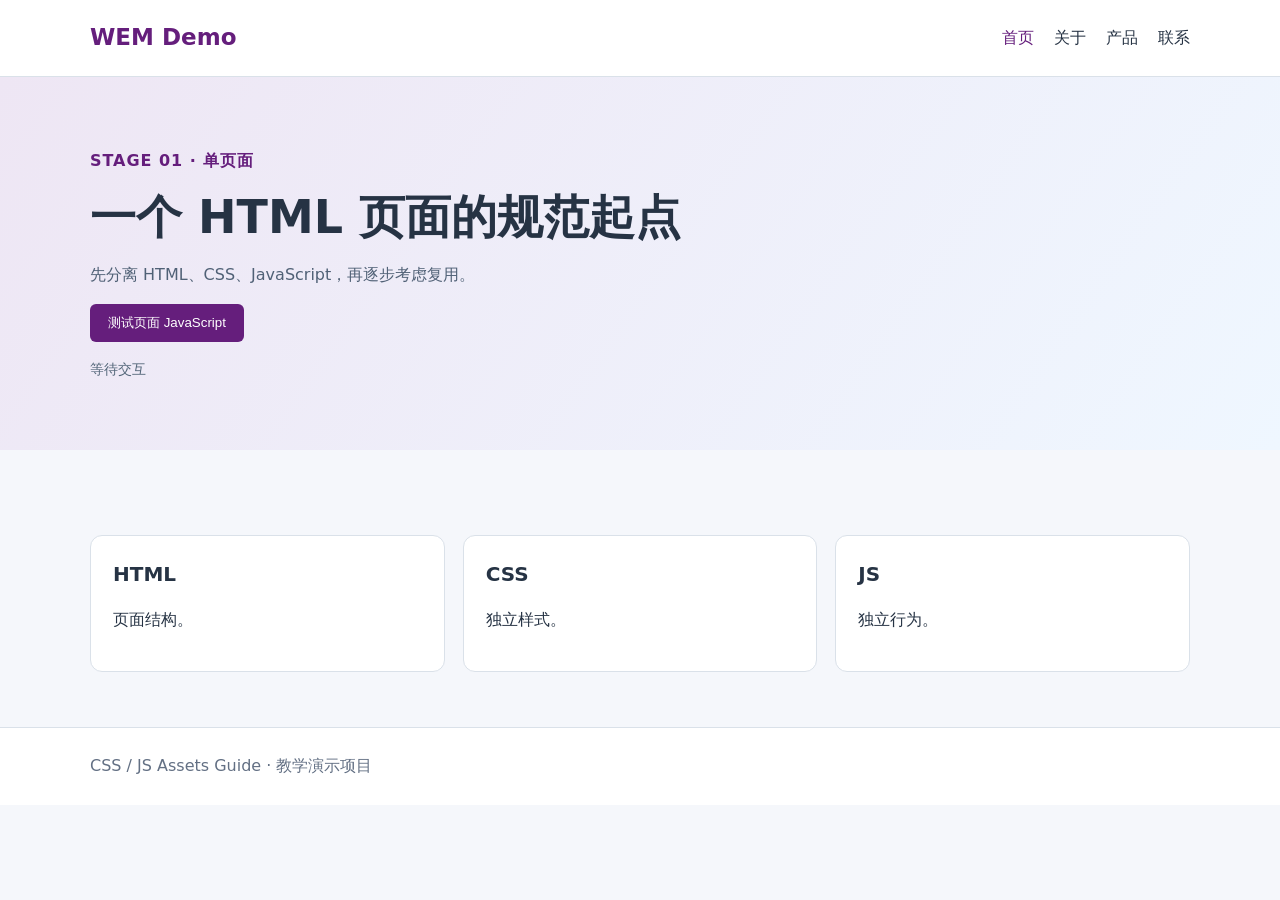
<file: examples/01-single-html/index.html>
<!doctype html>
<html lang="zh-CN">
  <head>
    <meta charset="utf-8"/>
    <meta content="width=device-width,initial-scale=1" name="viewport"/>
    <title>
      单页面 - CSS/JS 规范实验
    </title>
    <link href="./assets/css/style.css" rel="stylesheet"/>
    <script defer="" src="./assets/js/main.js">
    </script>
  </head>
  <body>
    <header class="site-header">
      <div class="container site-header__inner">
        <a class="site-logo" href="./index.html">
          WEM Demo
        </a>
        <button aria-controls="site-nav" aria-expanded="false" class="menu-toggle" type="button">
          菜单
        </button>
        <nav aria-label="主导航" class="site-nav" id="site-nav">
          <a aria-current="page" href="./index.html">
            首页
          </a>
          <a href="./about.html">
            关于
          </a>
          <a href="./products.html">
            产品
          </a>
          <a href="./contact.html">
            联系
          </a>
        </nav>
      </div>
    </header>
    <main class="site-main">
      <section class="section home-hero">
        <div class="container">
          <p class="home-hero__eyebrow">
            Stage 01 · 单页面
          </p>
          <h1 class="page-title">
            一个 HTML 页面的规范起点
          </h1>
          <p class="lead">
            先分离 HTML、CSS、JavaScript，再逐步考虑复用。
          </p>
          <button class="site-button" data-demo-action="" type="button">
            测试页面 JavaScript
          </button>
          <p aria-live="polite" class="home-status" data-demo-status="">
            等待交互
          </p>
        </div>
      </section>
      <section class="section">
        <div class="container">
          <div class="card-grid">
            <article class="card">
              <h2>
                HTML
              </h2>
              <p>
                页面结构。
              </p>
            </article>
            <article class="card">
              <h2>
                CSS
              </h2>
              <p>
                独立样式。
              </p>
            </article>
            <article class="card">
              <h2>
                JS
              </h2>
              <p>
                独立行为。
              </p>
            </article>
          </div>
        </div>
      </section>
    </main>
    <footer class="site-footer">
      <div class="container">
        CSS / JS Assets Guide · 教学演示项目
      </div>
    </footer>
  </body>
</html>
</file>
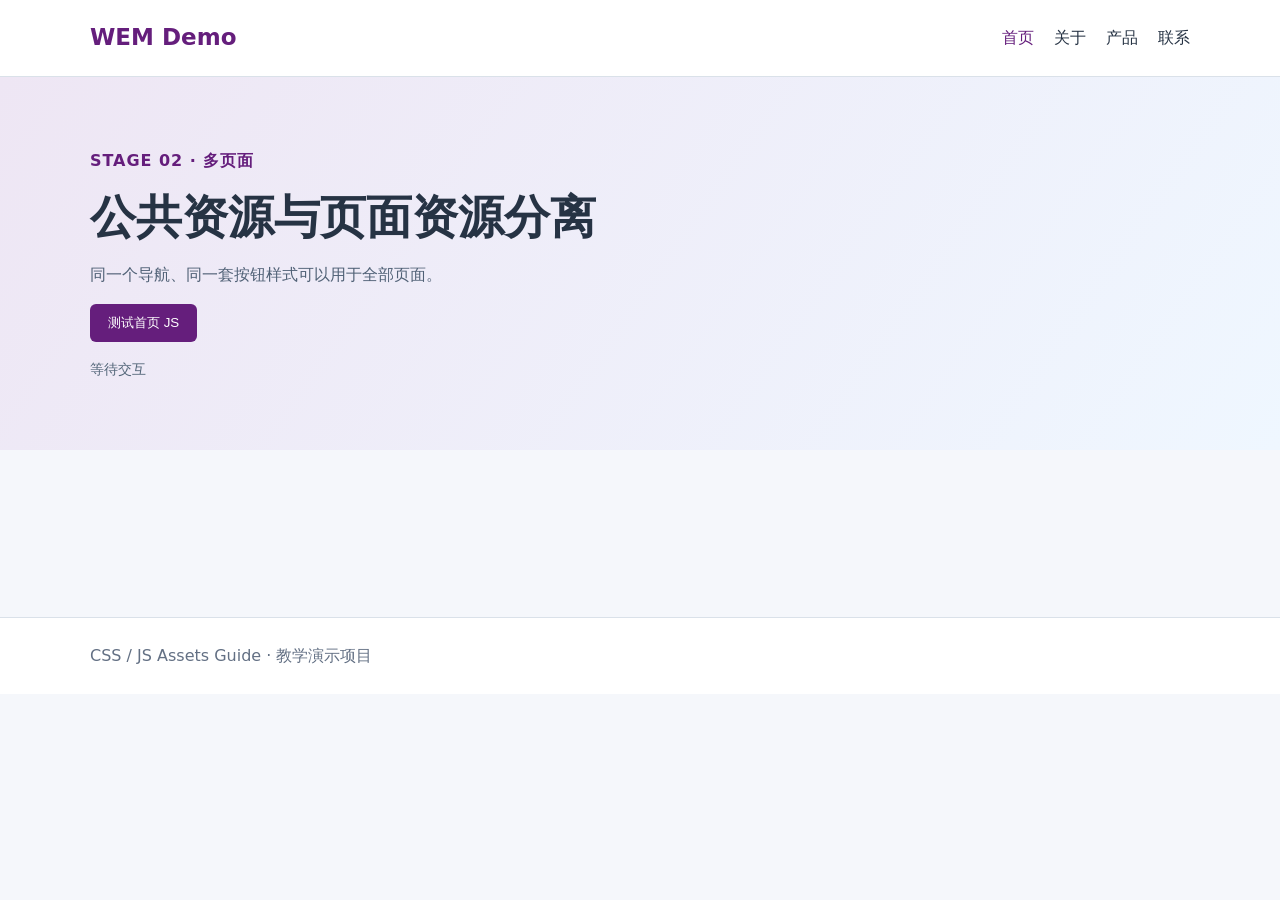
<file: examples/02-multiple-html/index.html>
<!doctype html>
<html lang="zh-CN">
  <head>
    <meta charset="utf-8"/>
    <meta content="width=device-width,initial-scale=1" name="viewport"/>
    <title>
      首页 - CSS/JS 规范实验
    </title>
    <link href="./assets/css/common.css" rel="stylesheet"/>
    <link href="./assets/css/pages/home.css" rel="stylesheet"/>
    <script defer="" src="./assets/js/common.js">
    </script>
    <script defer="" src="./assets/js/pages/home.js">
    </script>
  </head>
  <body>
    <header class="site-header">
      <div class="container site-header__inner">
        <a class="site-logo" href="./index.html">
          WEM Demo
        </a>
        <button aria-controls="site-nav" aria-expanded="false" class="menu-toggle" type="button">
          菜单
        </button>
        <nav aria-label="主导航" class="site-nav" id="site-nav">
          <a aria-current="page" href="./index.html">
            首页
          </a>
          <a href="./about.html">
            关于
          </a>
          <a href="./products.html">
            产品
          </a>
          <a href="./contact.html">
            联系
          </a>
        </nav>
      </div>
    </header>
    <main class="site-main">
      <section class="section home-hero">
        <div class="container">
          <p class="home-hero__eyebrow">
            Stage 02 · 多页面
          </p>
          <h1 class="page-title">
            公共资源与页面资源分离
          </h1>
          <p class="lead">
            同一个导航、同一套按钮样式可以用于全部页面。
          </p>
          <button class="site-button" data-demo-action="" type="button">
            测试首页 JS
          </button>
          <p aria-live="polite" class="home-status" data-demo-status="">
            等待交互
          </p>
        </div>
      </section>
    </main>
    <footer class="site-footer">
      <div class="container">
        CSS / JS Assets Guide · 教学演示项目
      </div>
    </footer>
  </body>
</html>
</file>
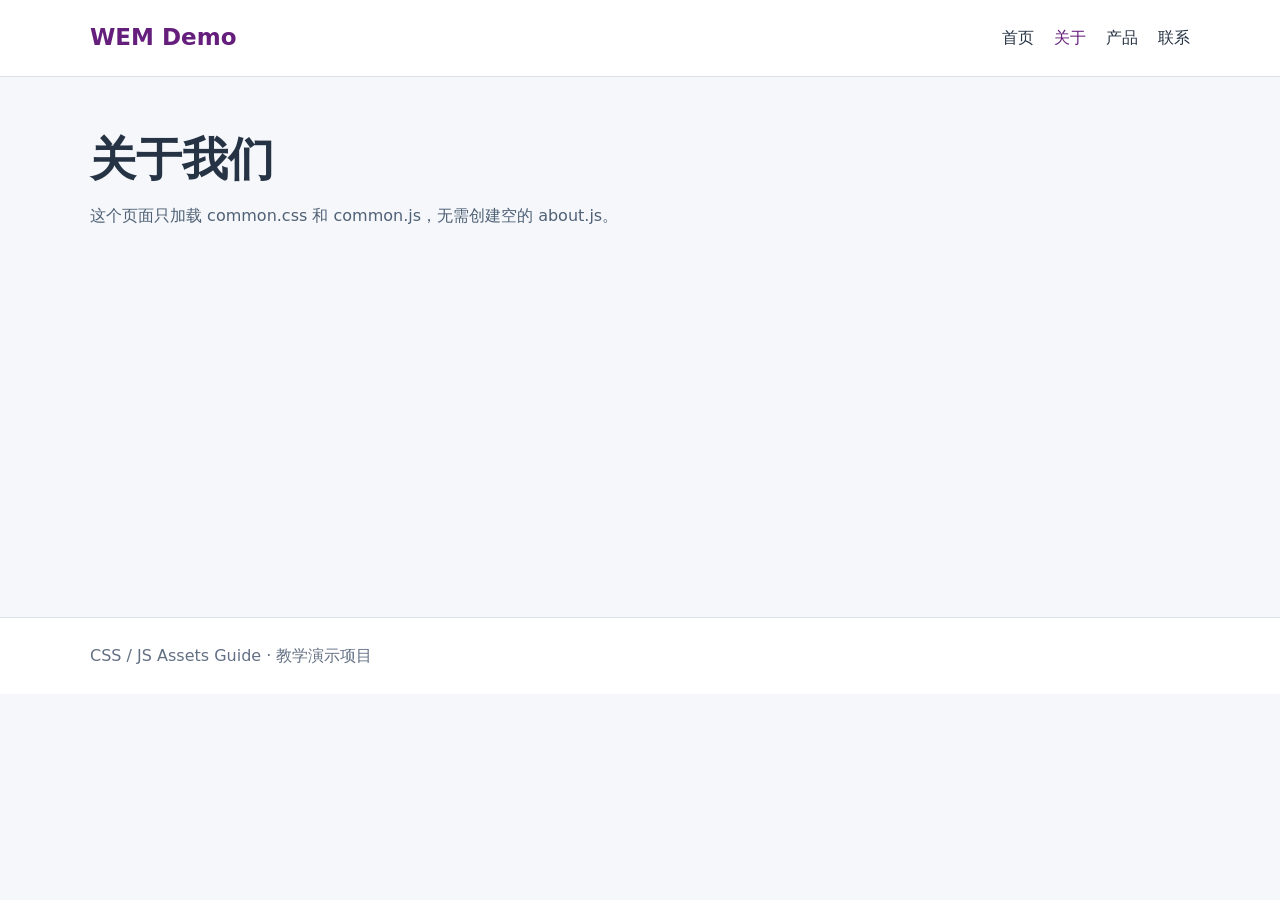
<file: examples/02-multiple-html/about.html>
<!doctype html>
<html lang="zh-CN">
  <head>
    <meta charset="utf-8"/>
    <meta content="width=device-width,initial-scale=1" name="viewport"/>
    <title>
      关于 - CSS/JS 规范实验
    </title>
    <link href="./assets/css/common.css" rel="stylesheet"/>
    <script defer="" src="./assets/js/common.js">
    </script>
  </head>
  <body>
    <header class="site-header">
      <div class="container site-header__inner">
        <a class="site-logo" href="./index.html">
          WEM Demo
        </a>
        <button aria-controls="site-nav" aria-expanded="false" class="menu-toggle" type="button">
          菜单
        </button>
        <nav aria-label="主导航" class="site-nav" id="site-nav">
          <a href="./index.html">
            首页
          </a>
          <a aria-current="page" href="./about.html">
            关于
          </a>
          <a href="./products.html">
            产品
          </a>
          <a href="./contact.html">
            联系
          </a>
        </nav>
      </div>
    </header>
    <main class="site-main">
      <section class="section">
        <div class="container">
          <h1 class="page-title">
            关于我们
          </h1>
          <p class="lead">
            这个页面只加载 common.css 和 common.js，无需创建空的 about.js。
          </p>
        </div>
      </section>
    </main>
    <footer class="site-footer">
      <div class="container">
        CSS / JS Assets Guide · 教学演示项目
      </div>
    </footer>
  </body>
</html>
</file>
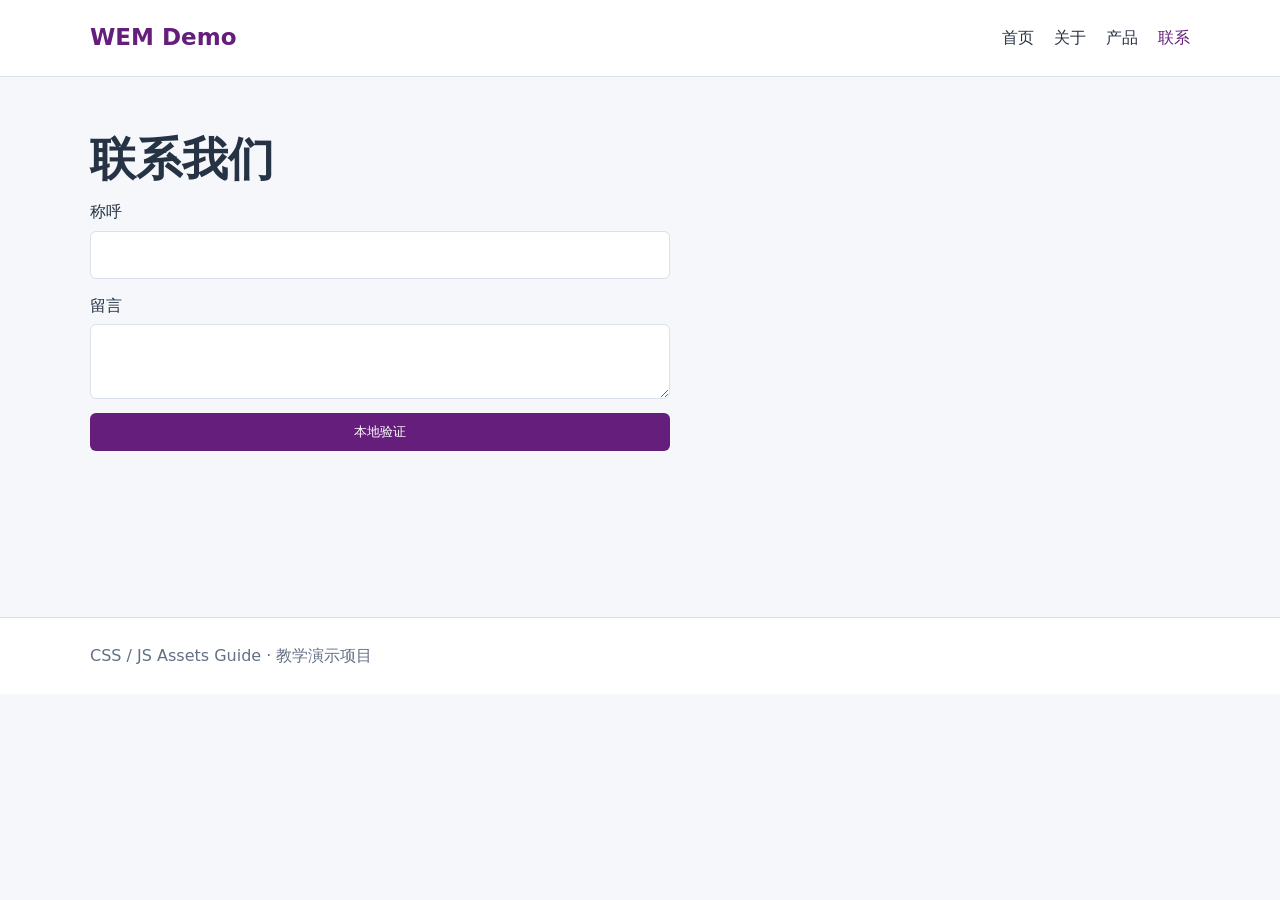
<file: examples/02-multiple-html/contact.html>
<!doctype html>
<html lang="zh-CN">
  <head>
    <meta charset="utf-8"/>
    <meta content="width=device-width,initial-scale=1" name="viewport"/>
    <title>
      联系 - CSS/JS 规范实验
    </title>
    <link href="./assets/css/common.css" rel="stylesheet"/>
    <link href="./assets/css/pages/contact.css" rel="stylesheet"/>
    <script defer="" src="./assets/js/common.js">
    </script>
    <script defer="" src="./assets/js/pages/contact.js">
    </script>
  </head>
  <body>
    <header class="site-header">
      <div class="container site-header__inner">
        <a class="site-logo" href="./index.html">
          WEM Demo
        </a>
        <button aria-controls="site-nav" aria-expanded="false" class="menu-toggle" type="button">
          菜单
        </button>
        <nav aria-label="主导航" class="site-nav" id="site-nav">
          <a href="./index.html">
            首页
          </a>
          <a href="./about.html">
            关于
          </a>
          <a href="./products.html">
            产品
          </a>
          <a aria-current="page" href="./contact.html">
            联系
          </a>
        </nav>
      </div>
    </header>
    <main class="site-main">
      <section class="section">
        <div class="container">
          <h1 class="page-title">
            联系我们
          </h1>
          <form class="contact-form" data-contact-form="">
            <label>
              称呼
              <input name="name" required=""/>
            </label>
            <label>
              留言
              <textarea name="message" required=""></textarea>
            </label>
            <button class="site-button" type="submit">
              本地验证
            </button>
            <p data-form-status="" role="status">
            </p>
          </form>
        </div>
      </section>
    </main>
    <footer class="site-footer">
      <div class="container">
        CSS / JS Assets Guide · 教学演示项目
      </div>
    </footer>
  </body>
</html>
</file>
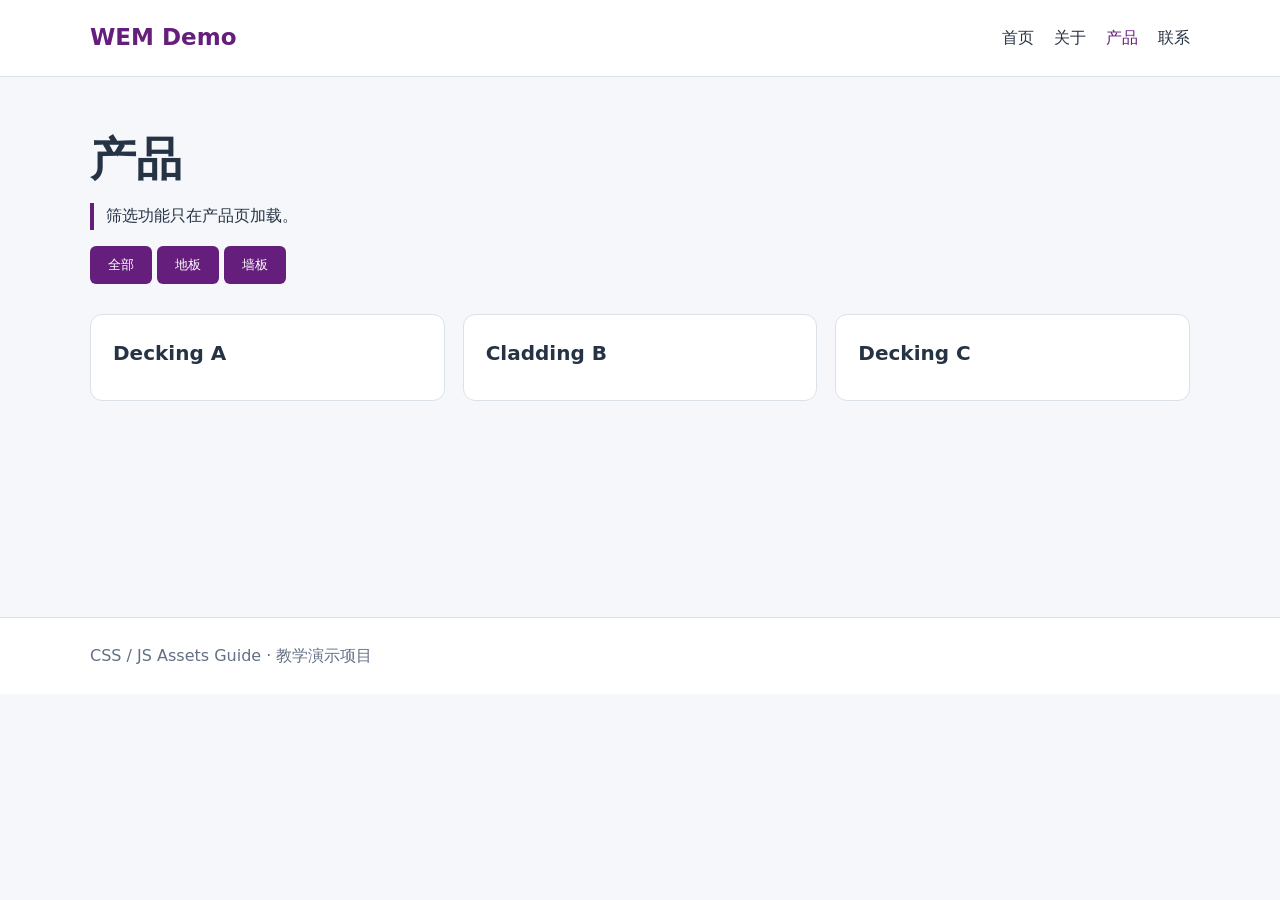
<file: examples/02-multiple-html/products.html>
<!doctype html>
<html lang="zh-CN">
  <head>
    <meta charset="utf-8"/>
    <meta content="width=device-width,initial-scale=1" name="viewport"/>
    <title>
      产品 - CSS/JS 规范实验
    </title>
    <link href="./assets/css/common.css" rel="stylesheet"/>
    <link href="./assets/css/pages/products.css" rel="stylesheet"/>
    <script defer="" src="./assets/js/common.js">
    </script>
    <script defer="" src="./assets/js/pages/products.js">
    </script>
  </head>
  <body>
    <header class="site-header">
      <div class="container site-header__inner">
        <a class="site-logo" href="./index.html">
          WEM Demo
        </a>
        <button aria-controls="site-nav" aria-expanded="false" class="menu-toggle" type="button">
          菜单
        </button>
        <nav aria-label="主导航" class="site-nav" id="site-nav">
          <a href="./index.html">
            首页
          </a>
          <a href="./about.html">
            关于
          </a>
          <a aria-current="page" href="./products.html">
            产品
          </a>
          <a href="./contact.html">
            联系
          </a>
        </nav>
      </div>
    </header>
    <main class="site-main">
      <section class="section">
        <div class="container">
          <h1 class="page-title">
            产品
          </h1>
          <p class="products-note">
            筛选功能只在产品页加载。
          </p>
          <button aria-pressed="true" class="site-button" data-filter="all" type="button">
            全部
          </button>
          <button aria-pressed="false" class="site-button" data-filter="decking" type="button">
            地板
          </button>
          <button aria-pressed="false" class="site-button" data-filter="cladding" type="button">
            墙板
          </button>
          <div class="card-grid" data-product-grid="">
            <article class="card" data-category="decking">
              <h2>
                Decking A
              </h2>
            </article>
            <article class="card" data-category="cladding">
              <h2>
                Cladding B
              </h2>
            </article>
            <article class="card" data-category="decking">
              <h2>
                Decking C
              </h2>
            </article>
          </div>
        </div>
      </section>
    </main>
    <footer class="site-footer">
      <div class="container">
        CSS / JS Assets Guide · 教学演示项目
      </div>
    </footer>
  </body>
</html>
</file>
<file: examples/01-single-html/assets/css/style.css>
/* Shared design tokens and site components */
:root { --brand:#651e7c; --ink:#263344; --bg:#f5f7fb; --line:#dae1e9; --max:1100px; }
* { box-sizing:border-box; }
body { margin:0; font:16px/1.65 system-ui,-apple-system,"Segoe UI",sans-serif; color:var(--ink); background:var(--bg); }
a { color:inherit; }
.container { width:min(100% - 36px,var(--max)); margin-inline:auto; }
.site-header { background:#fff; border-bottom:1px solid var(--line); }
.site-header__inner { display:flex; align-items:center; justify-content:space-between; gap:20px; min-height:76px; }
.site-logo { font-weight:800; color:var(--brand); font-size:23px; text-decoration:none; }
.site-nav { display:flex; gap:20px; align-items:center; }
.site-nav a { text-decoration:none; }
.site-nav a:hover,.site-nav a[aria-current="page"] { color:var(--brand); }
.menu-toggle { display:none; border:1px solid var(--line); border-radius:6px; background:white; padding:7px 12px; cursor:pointer; }
.site-main { min-height:60vh; }
.section { padding:55px 0; }
.page-title { margin:0 0 12px; font-size:clamp(30px,5vw,46px); line-height:1.2; }
.lead { max-width:670px; color:#506176; }
.card-grid { display:grid; grid-template-columns:repeat(3,minmax(0,1fr)); gap:18px; margin-top:30px; }
.card { background:white; border:1px solid var(--line); border-radius:12px; padding:22px; }
.card h2 { margin:0 0 8px; font-size:20px; }
.site-button { display:inline-block; background:var(--brand); color:white; text-decoration:none; border:0; border-radius:6px; padding:10px 18px; cursor:pointer; }
.site-footer { border-top:1px solid var(--line); padding:25px 0; color:#637084; background:white; }
@media (max-width:700px) { .menu-toggle { display:inline-block; } .site-header__inner { flex-wrap:wrap; padding:12px 0; } .site-nav { width:100%; display:none; flex-direction:column; align-items:flex-start; gap:10px; padding:10px 0; } .site-nav.is-open { display:flex; } .card-grid { grid-template-columns:1fr; } .section { padding:36px 0; } }

.home-hero { background:linear-gradient(125deg,#eee6f4,#eff7ff); }
.home-hero__eyebrow { color:var(--brand); font-weight:700; letter-spacing:.06em; text-transform:uppercase; }
.home-status { margin-top:16px; font-size:14px; color:#536679; }
</file>
<file: examples/02-multiple-html/assets/css/common.css>
/* Shared design tokens and site components */
:root { --brand:#651e7c; --ink:#263344; --bg:#f5f7fb; --line:#dae1e9; --max:1100px; }
* { box-sizing:border-box; }
body { margin:0; font:16px/1.65 system-ui,-apple-system,"Segoe UI",sans-serif; color:var(--ink); background:var(--bg); }
a { color:inherit; }
.container { width:min(100% - 36px,var(--max)); margin-inline:auto; }
.site-header { background:#fff; border-bottom:1px solid var(--line); }
.site-header__inner { display:flex; align-items:center; justify-content:space-between; gap:20px; min-height:76px; }
.site-logo { font-weight:800; color:var(--brand); font-size:23px; text-decoration:none; }
.site-nav { display:flex; gap:20px; align-items:center; }
.site-nav a { text-decoration:none; }
.site-nav a:hover,.site-nav a[aria-current="page"] { color:var(--brand); }
.menu-toggle { display:none; border:1px solid var(--line); border-radius:6px; background:white; padding:7px 12px; cursor:pointer; }
.site-main { min-height:60vh; }
.section { padding:55px 0; }
.page-title { margin:0 0 12px; font-size:clamp(30px,5vw,46px); line-height:1.2; }
.lead { max-width:670px; color:#506176; }
.card-grid { display:grid; grid-template-columns:repeat(3,minmax(0,1fr)); gap:18px; margin-top:30px; }
.card { background:white; border:1px solid var(--line); border-radius:12px; padding:22px; }
.card h2 { margin:0 0 8px; font-size:20px; }
.site-button { display:inline-block; background:var(--brand); color:white; text-decoration:none; border:0; border-radius:6px; padding:10px 18px; cursor:pointer; }
.site-footer { border-top:1px solid var(--line); padding:25px 0; color:#637084; background:white; }
@media (max-width:700px) { .menu-toggle { display:inline-block; } .site-header__inner { flex-wrap:wrap; padding:12px 0; } .site-nav { width:100%; display:none; flex-direction:column; align-items:flex-start; gap:10px; padding:10px 0; } .site-nav.is-open { display:flex; } .card-grid { grid-template-columns:1fr; } .section { padding:36px 0; } }
</file>
<file: examples/02-multiple-html/assets/css/pages/home.css>
.home-hero { background:linear-gradient(125deg,#eee6f4,#eff7ff); }
.home-hero__eyebrow { color:var(--brand); font-weight:700; letter-spacing:.06em; text-transform:uppercase; }
.home-status { margin-top:16px; font-size:14px; color:#536679; }
</file>
<file: examples/02-multiple-html/assets/css/pages/contact.css>
.contact-form { max-width:580px; display:grid; gap:14px; }.contact-form label { display:grid; gap:5px; }.contact-form input,.contact-form textarea { width:100%; padding:10px; border:1px solid var(--line); border-radius:6px; font:inherit; }
</file>
<file: examples/02-multiple-html/assets/css/pages/products.css>
.products-note { border-left:4px solid var(--brand); padding-left:12px; }
</file>
